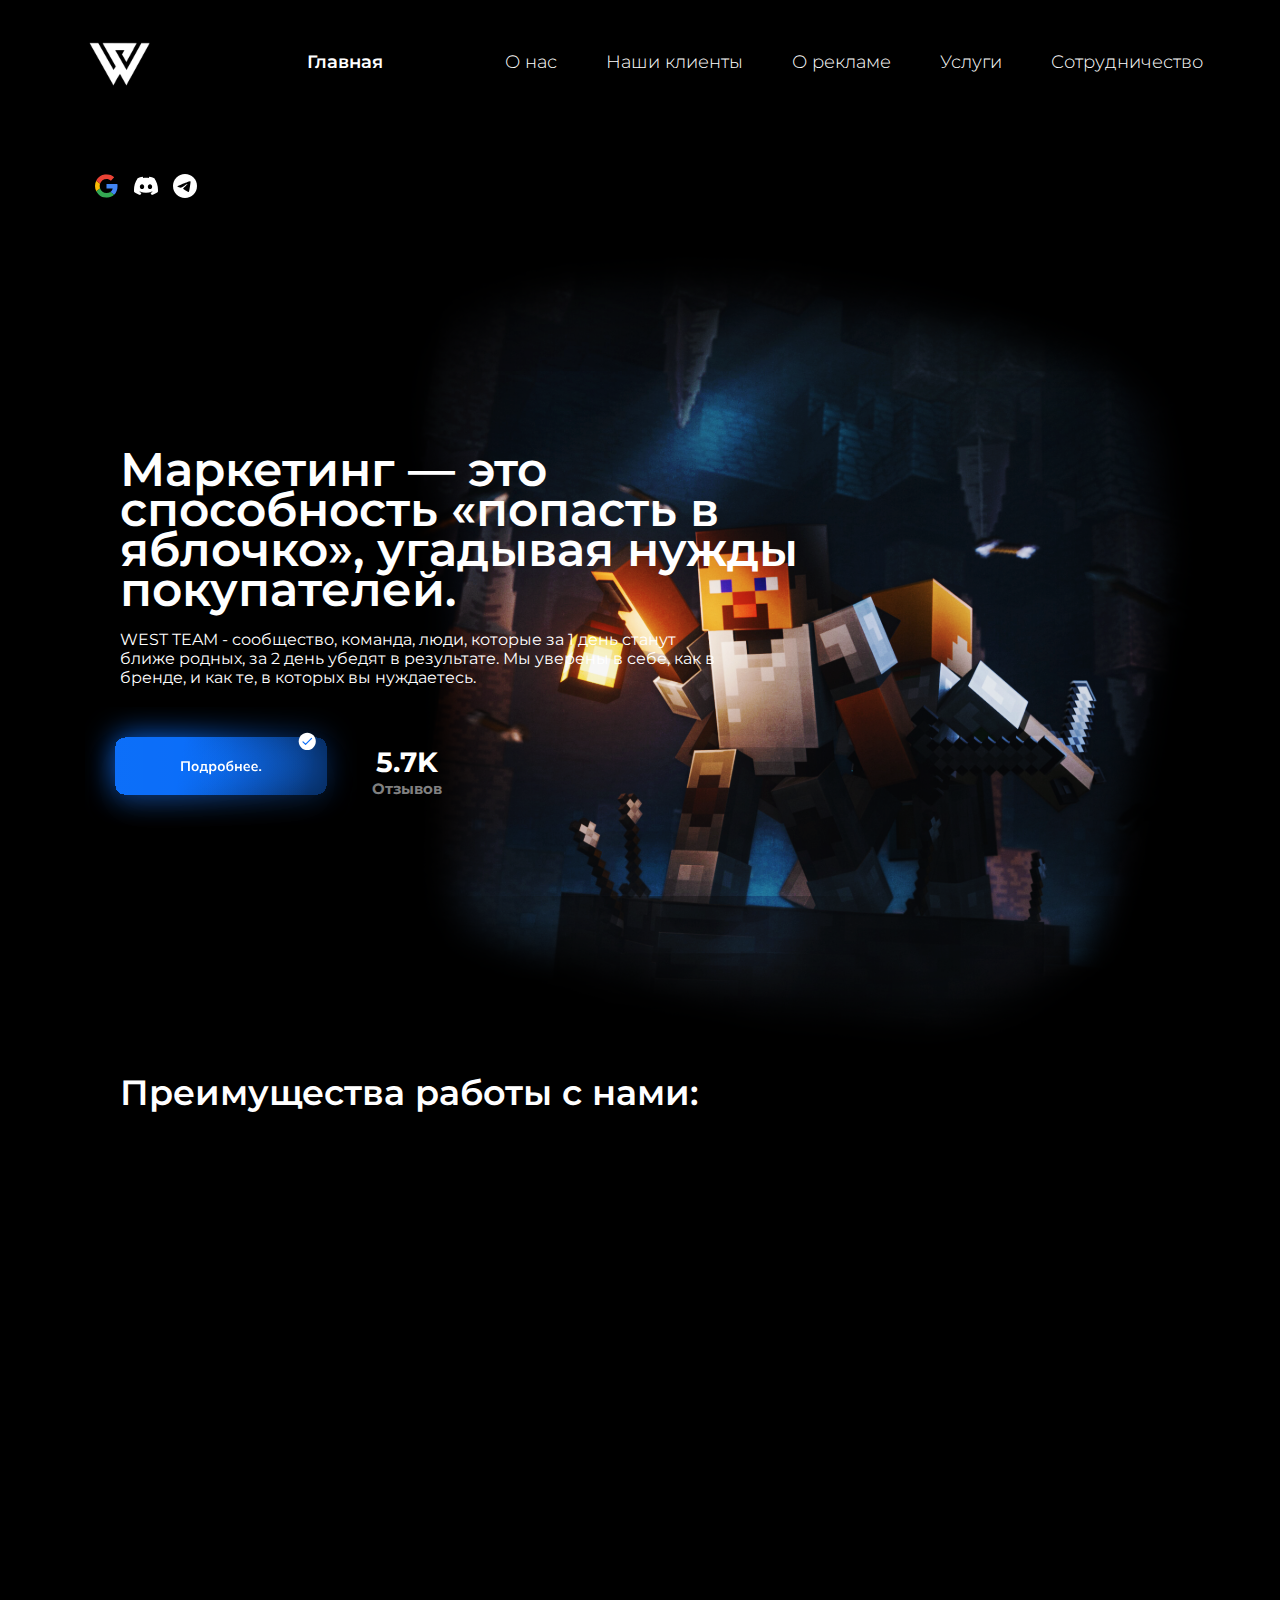
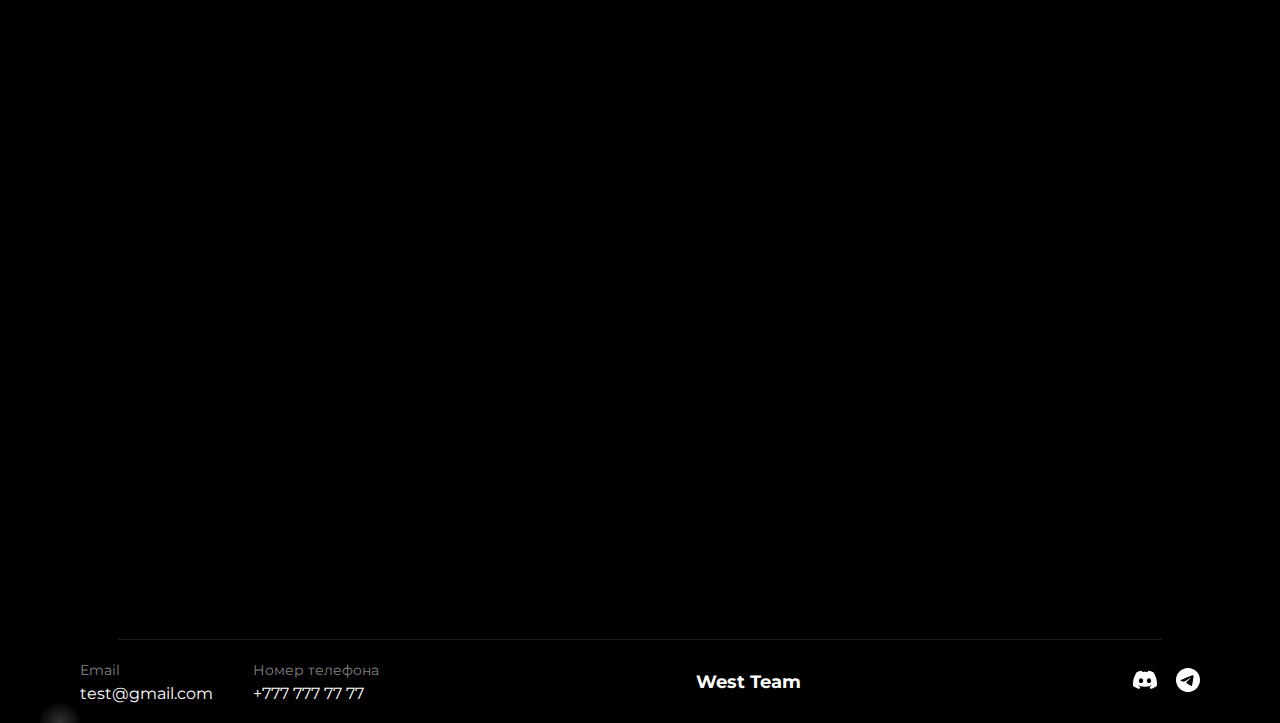
<file: index.html>
<!DOCTYPE html>
<html lang="ru">

<head>
    <meta charset="UTF-8">
    <meta name="viewport" content="width=device-width, initial-scale=1.0">
    <title>WEST TEAM — лучшее</title>
    <link rel="stylesheet" href="styles.css">
    <link rel="icon" href="svj/fav.svg">
    <link rel="preconnect" href="https://fonts.googleapis.com">
    <link rel="preconnect" href="https://fonts.gstatic.com/" crossorigin>
    <link href="https://fonts.googleapis.com/css2?family=Inter:ital,opsz,wght@0,14..32,100..900;1,14..32,100..900&family=Montserrat:ital,wght@0,100..900;1,100..900&family=Poppins:ital,wght@0,100;0,200;0,300;0,400;0,500;0,600;0,700;0,800;0,900;1,100;1,200;1,300;1,400;1,500;1,600;1,700;1,800;1,900&display=swap" rel="stylesheet">
    <meta name="viewport" content="width=device-width, initial-scale=1.0">
</head>

<header>
    <div class="header-inner">
        <div class="logo">
            <img src="svj/logotype.svg" alt="WEST TEAM Logo">
        </div>

        <input type="checkbox" id="burger-toggle">
        <label for="burger-toggle" class="burger">&#9776;</label>

        <nav>
            <a class="main" href="index.html">Главная</a>
            <a class="about" href="about.html">О нас</a>
            <a class="clients" href="clients.html">Наши клиенты</a>
            <a class="ad" href="ad.html">О рекламе</a>
            <a class="recom" href="service.html">Услуги</a>
            <a class="sotrud" href="command.html">Сотрудничество</a>
        </nav>

        <div class="icons">
            <img class="google" src="svj/google.svg" alt="google">
            <img class="discord" src="svj/discord.svg" alt="discord">
            <img class="telegram" src="svj/telegram.svg" alt="telegram">
        </div>
    </div>
</header>
    

<section class="hero">
    <div class="hero-text">
        <h1>Маркетинг — это способность «попасть в яблочко», угадывая нужды покупателей.</h1>
        <p>WEST TEAM - сообщество, команда, люди, которые за 1 день станут ближе родных, за 2 день убедят в результате. Мы уверены в себе, как в бренде, и как те, в которых вы нуждаетесь.</p>
        <div class="hero-buttons">
            <img class="press-icon" src="svj/press.svg" alt="Подробнее">
            <div class="reviews-counter">
                <span id="counter" class="counter">12.3К</span>
                <span class="reviews-text">Отзывов</span>
            </div>
        </div>
    </div>
</section>
<h2 class="prem">Преимущества работы с нами:</h2>

<section class="benefits">
    <div class="benefit-item" data-number="1">
        <h3>Контроль</h3>
        <p>Мониторинг динамики и выполнение задач с помощью Google таблиц в любое время</p>
    </div>
    <div class="benefit-item" data-number="2">
        <h3>Гибкость</h3>
        <p>Использование ручных и автоматических инструментов для достижения результата наравне с оперативностью изменений.</p>
    </div>
    <div class="benefit-item" data-number="3">
        <h3>Честность</h3>
        <p>Прозрачная система работы над проектом. Продвижение исключительно белыми методами.</p>
    </div>
    <div class="benefit-item" data-number="4">
        <h3>Отчетность</h3>
        <p>Продвижение исключительно белыми методами</p>
    </div>
    <div class="benefit-item" data-number="5">
        <h3>Масштабирование</h3>
        <p>Поиск и рекомендация других инструментов интернет маркетинга для развития проекта</p>
    </div>
    <div class="benefit-item" data-number="6">
        <h3>Коммуникация</h3>
        <p>Персональный куратор проекта для оперативной коммуникации и быстрого решения задач. Улучшение ваших игровых проектов с помощью технической помощи либо дизайнерских улучшений.</p>
    </div>
</section>

<section class="success-section">
    <h2>Ваш успех — наша приоритетная цель.</h2>
    <p>Что говорят наши клиенты? 🔥</p>
    <img src="svj/group.svg" alt="Отзывы клиентов">
</section>

<footer class="footer">
    <hr class="hr1">
    <div class="footer-container">
        <div class="footer-info">
            <div class="footer-item">
                <span>Email</span>
                <p>test@gmail.com</p>
            </div>
            <div class="footer-item">
                <span>Номер телефона</span>
                <p>+777 777 77 77</p>
            </div>
        </div>
        <div class="footer-center">
            <h3>West Team</h3>
        </div>
        <div class="footer-icons">
            <a href="#"><img src="svj/discord.svg" alt="Discord"></a>
            <a href="#"><img src="svj/telegram.svg" alt="Telegram"></a>
        </div>
    </div>
</footer>


</body>
<script src="script.js"></script>
</html>
</file>
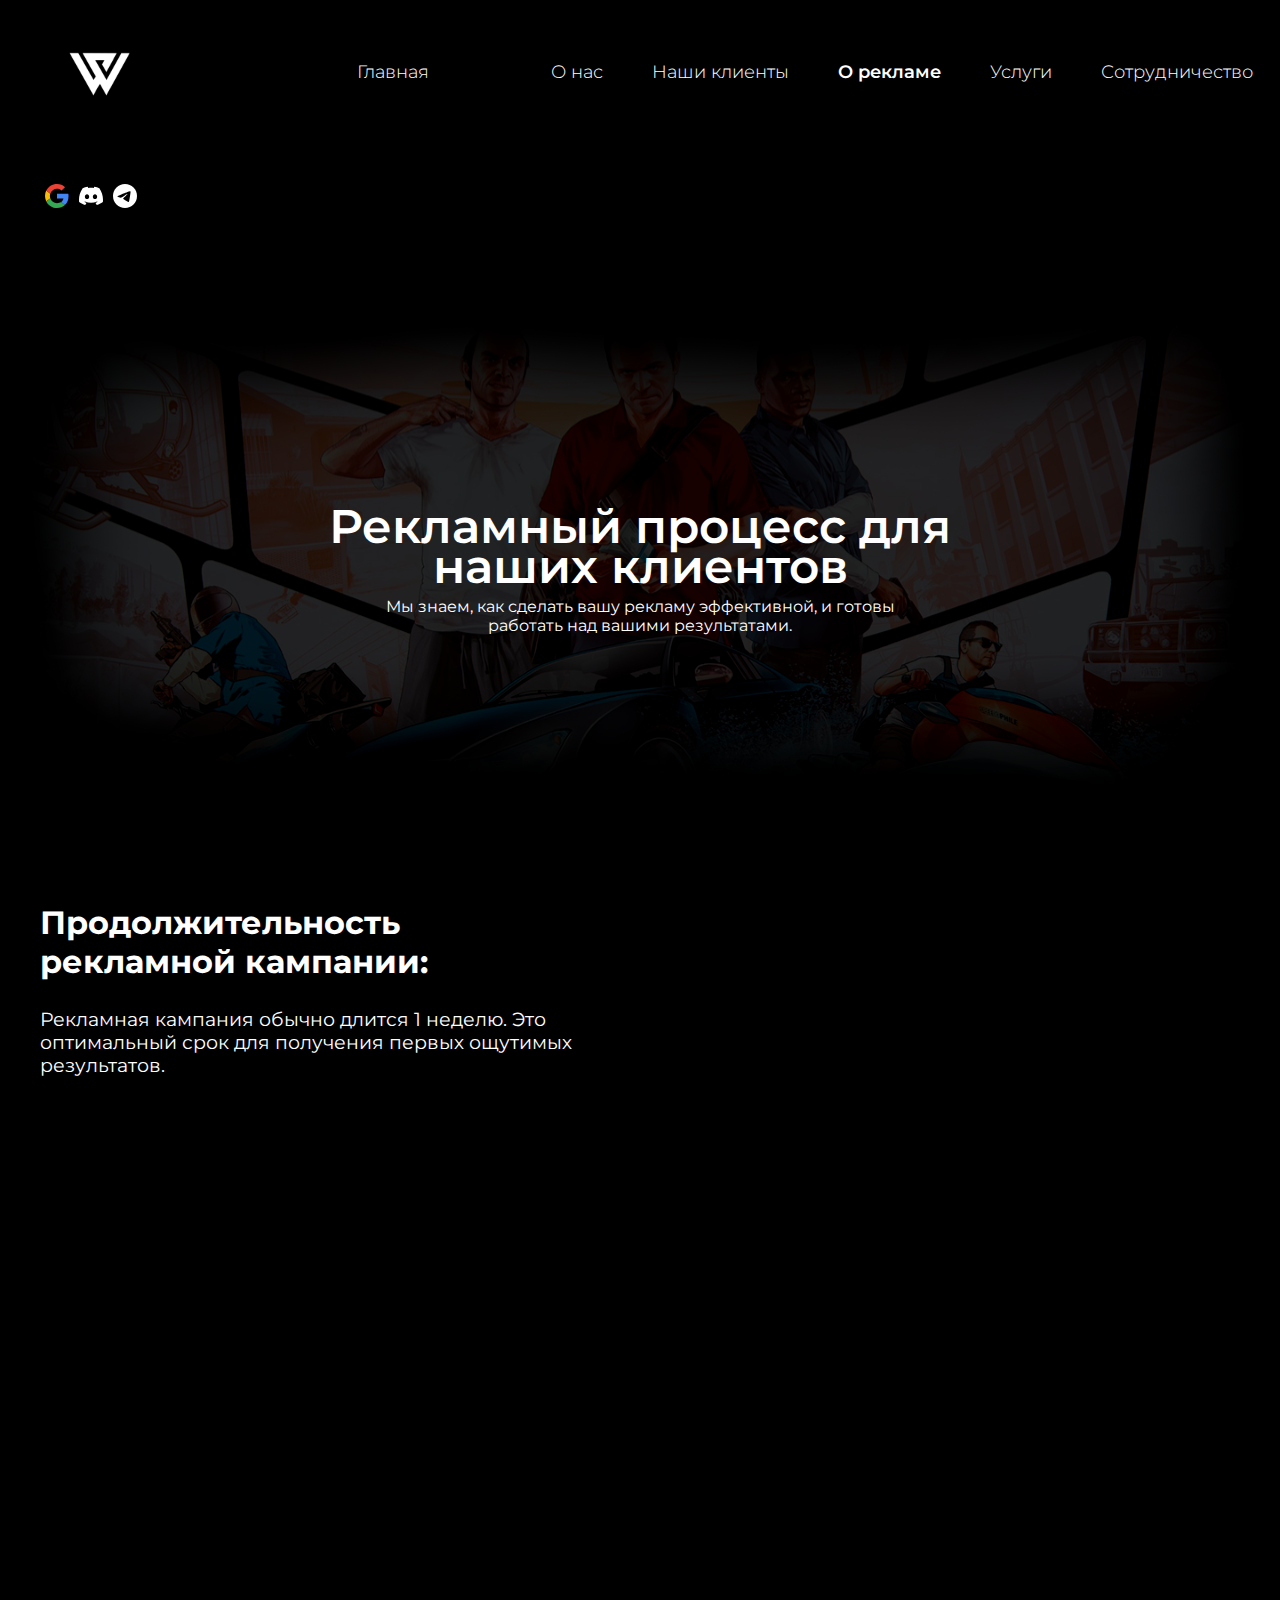
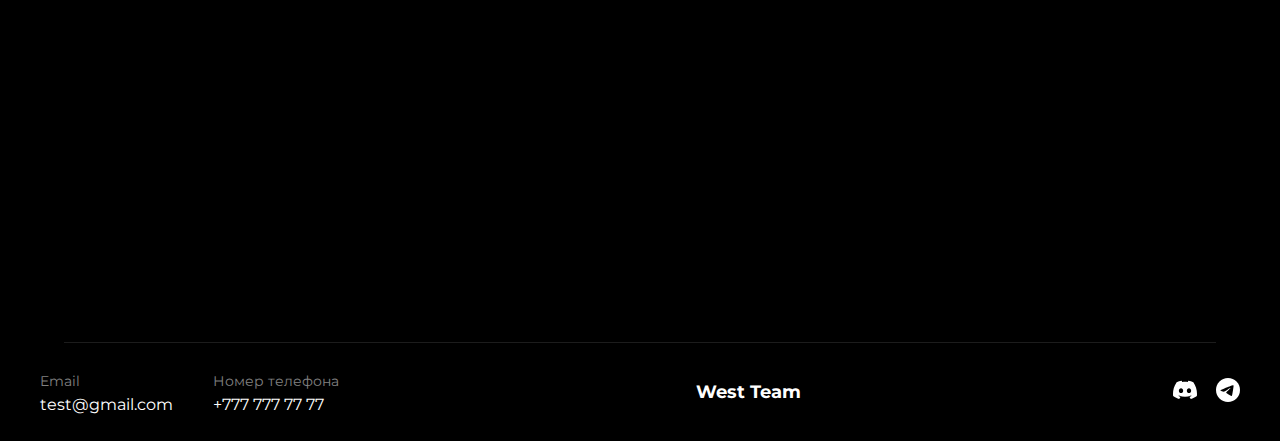
<file: ad.html>
<!DOCTYPE html>
<html lang="ru">
<head>
    <meta charset="UTF-8">
    <meta name="viewport" content="width=device-width, initial-scale=1.0">
    <title>Рекламный процесс</title>
    <link rel="stylesheet" href="style_ad.css">
    <link rel="preconnect" href="https://fonts.googleapis.com">
    <link rel="preconnect" href="https://fonts.gstatic.com/" crossorigin>
    <link href="https://fonts.googleapis.com/css2?family=Inter:ital,opsz,wght@0,14..32,100..900;1,14..32,100..900&family=Montserrat:ital,wght@0,100..900;1,100..900&family=Poppins:ital,wght@0,100;0,200;0,300;0,400;0,500;0,600;0,700;0,800;0,900;1,100;1,200;1,300;1,400;1,500;1,600;1,700;1,800;1,900&display=swap" rel="stylesheet">
    <meta name="viewport" content="width=device-width, initial-scale=1.0">
    <meta name="apple-mobile-web-app-capable" content="yes">
    <meta name="apple-mobile-web-app-status-bar-style" content="black">
</head>
<body>

<header>


    
    <div class="header-inner">
        <div class="logo">
            <img src="svj/logotype.svg" alt="WEST TEAM Logo">
        </div>

        <input type="checkbox" id="burger-toggle">
        <label for="burger-toggle" class="burger">&#9776;</label>

        <nav>
            <a class="main" href="index.html">Главная</a>
            <a class="about" href="about.html">О нас</a>
            <a class="clients" href="clients.html">Наши клиенты</a>
            <a class="ad" href="ad.html">О рекламе</a>
            <a class="recom" href="service.html">Услуги</a>
            <a class="sotrud" href="command.html">Сотрудничество</a>
        </nav>

        <div class="icons">
            <img class="google" src="svj/google.svg" alt="google">
            <img class="discord" src="svj/discord.svg" alt="discord">
            <img class="telegram" src="svj/telegram.svg" alt="telegram">
        </div>
    </div>
</header>



    <header class="hero">
        <div class="overlay">
            <h1>Рекламный процесс для наших клиентов</h1>
            <p>Мы знаем, как сделать вашу рекламу эффективной, и готовы работать над вашими результатами.</p>
        </div>
    </header>

    <section class="content">
        <h2>Продолжительность рекламной кампании:</h2>
        <p>Рекламная кампания обычно длится 1 неделю. Это оптимальный срок для получения первых ощутимых результатов.</p>
    </section>

    <section class="process">
        <img src="svj/bg_process.svg" alt="Рекламная иллюстрация"> 
        <div>
            <h2>Каким образом проходит процесс рекламы?</h2>
            <img src="svj/process_svg.svg" alt="">
        </div>
    </section>

    <section class="why">
        <h2>Почему это работает?</h2>
        <p>Мы уже знаем, как добиться успеха. Наши стримеры и контент-мейкеры имеют огромный опыт работы с игровыми проектами, 
        а наша рекламная система протестирована и усовершенствована, к тому же непрерывно изменяется. 
        Мы полностью проводим кампанию, анализ и исправляем слабые места, чтобы максимизировать результат.</p>
    </section>




    <footer class="footer">
        <hr class="hr1">
        <div class="footer-container">
            <div class="footer-info">
                <div class="footer-item">
                    <span>Email</span>
                    <p>test@gmail.com</p>
                </div>
                <div class="footer-item">
                    <span>Номер телефона</span>
                    <p>+777 777 77 77</p>
                </div>
            </div>
            <div class="footer-center">
                <h3>West Team</h3>
            </div>
            <div class="footer-icons">
                <a href="#"><img src="svj/discord.svg" alt="Discord"></a>
                <a href="#"><img src="svj/telegram.svg" alt="Telegram"></a>
            </div>
        </div>
    </footer>
    

    <script src="script2.js"></script>
</body>
</html>
</file>
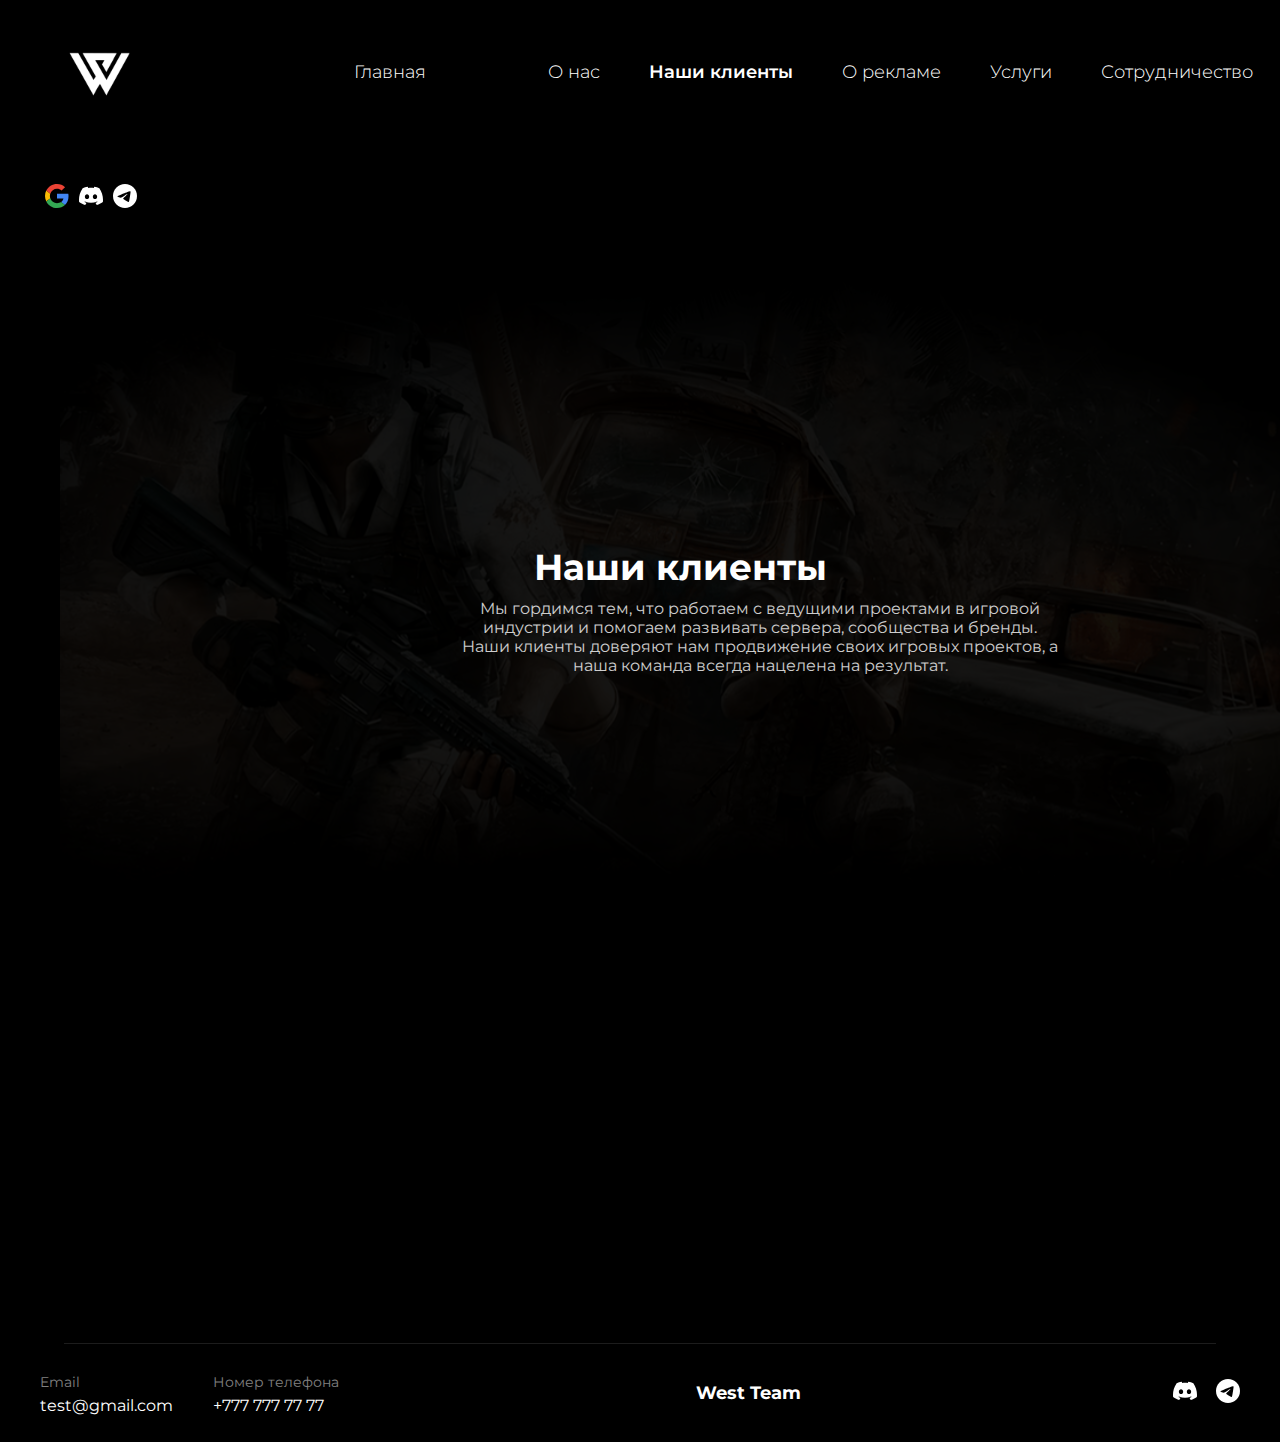
<file: clients.html>
<!DOCTYPE html>
<html lang="ru">
<head>
    <meta charset="UTF-8">
    <meta name="viewport" content="width=device-width, initial-scale=1.0">
    <title>West Team</title>
    <link rel="stylesheet" href="style_clients.css">
    <link rel="preconnect" href="https://fonts.googleapis.com">
    <link rel="preconnect" href="https://fonts.gstatic.com/" crossorigin>
    <link href="https://fonts.googleapis.com/css2?family=Inter:ital,opsz,wght@0,14..32,100..900;1,14..32,100..900&family=Montserrat:ital,wght@0,100..900;1,100..900&family=Poppins:ital,wght@0,100;0,200;0,300;0,400;0,500;0,600;0,700;0,800;0,900;1,100;1,200;1,300;1,400;1,500;1,600;1,700;1,800;1,900&display=swap" rel="stylesheet">
    <meta name="viewport" content="width=device-width, initial-scale=1.0">
    <style>
        body {
            overflow-x: hidden;
        }
    </style>
</head>
<body>
    <header>


    
        <div class="header-inner">
            <div class="logo">
                <img src="svj/logotype.svg" alt="WEST TEAM Logo">
            </div>
    
            <input type="checkbox" id="burger-toggle">
            <label for="burger-toggle" class="burger">&#9776;</label>
    
            <nav>
                <a class="main" href="index.html">Главная</a>
                <a class="about" href="about.html">О нас</a>
                <a class="clients" href="clients.html">Наши клиенты</a>
                <a class="ad" href="ad.html">О рекламе</a>
                <a class="recom" href="service.html">Услуги</a>
                <a class="sotrud" href="command.html">Сотрудничество</a>
            </nav>
    
            <div class="icons">
                <img class="google" src="svj/google.svg" alt="google">
                <img class="discord" src="svj/discord.svg" alt="discord">
                <img class="telegram" src="svj/telegram.svg" alt="telegram">
            </div>
        </div>
    </header>
    <div class="header-background">
        <h1>Наши клиенты</h1>
        <p class="description">
            Мы гордимся тем, что работаем с ведущими проектами в игровой индустрии и помогаем развивать сервера, сообщества и бренды. Наши клиенты доверяют нам продвижение своих игровых проектов, а наша команда всегда нацелена на результат.
        </p>
    </div>
    <div class="clients-section reveal">
        <h2>Среди наших клиентов:</h2>
        <div class="clients1">
            <div class="client">
                <h3>Minecraft серверы</h3>
                <p>Которым мы помогли привлечь активную аудиторию и увеличить популярность.</p>
            </div>
            <div class="client">
                <h3>Геймерские сообщества и группы</h3>
                <p>Группы в социальных сетях, которые мы поддерживаем и развиваем.</p>
            </div>
            <div class="client">
                <h3>Стримеры и контент-мейкеры</h3>
                <p>С которыми мы работаем для продвижения на популярных платформах.</p>
            </div>
        </div>
    </div> 
    
    <footer class="footer hidden ">
        <hr class="hr1">
        <div class="footer-container">
            <div class="footer-info">
                <div class="footer-item">
                    <span>Email</span>
                    <p>test@gmail.com</p>
                </div>
                <div class="footer-item">
                    <span>Номер телефона</span>
                    <p>+777 777 77 77</p>
                </div>
            </div>
            <div class="footer-center">
                <h3>West Team</h3>
            </div>
            <div class="footer-icons">
                <a href="#"><img src="svj/discord.svg" alt="Discord"></a>
                <a href="#"><img src="svj/telegram.svg" alt="Telegram"></a>
            </div>
        </div>
    </footer>
    
    <script src="script4.js"></script>
</body>
</html>
</file>
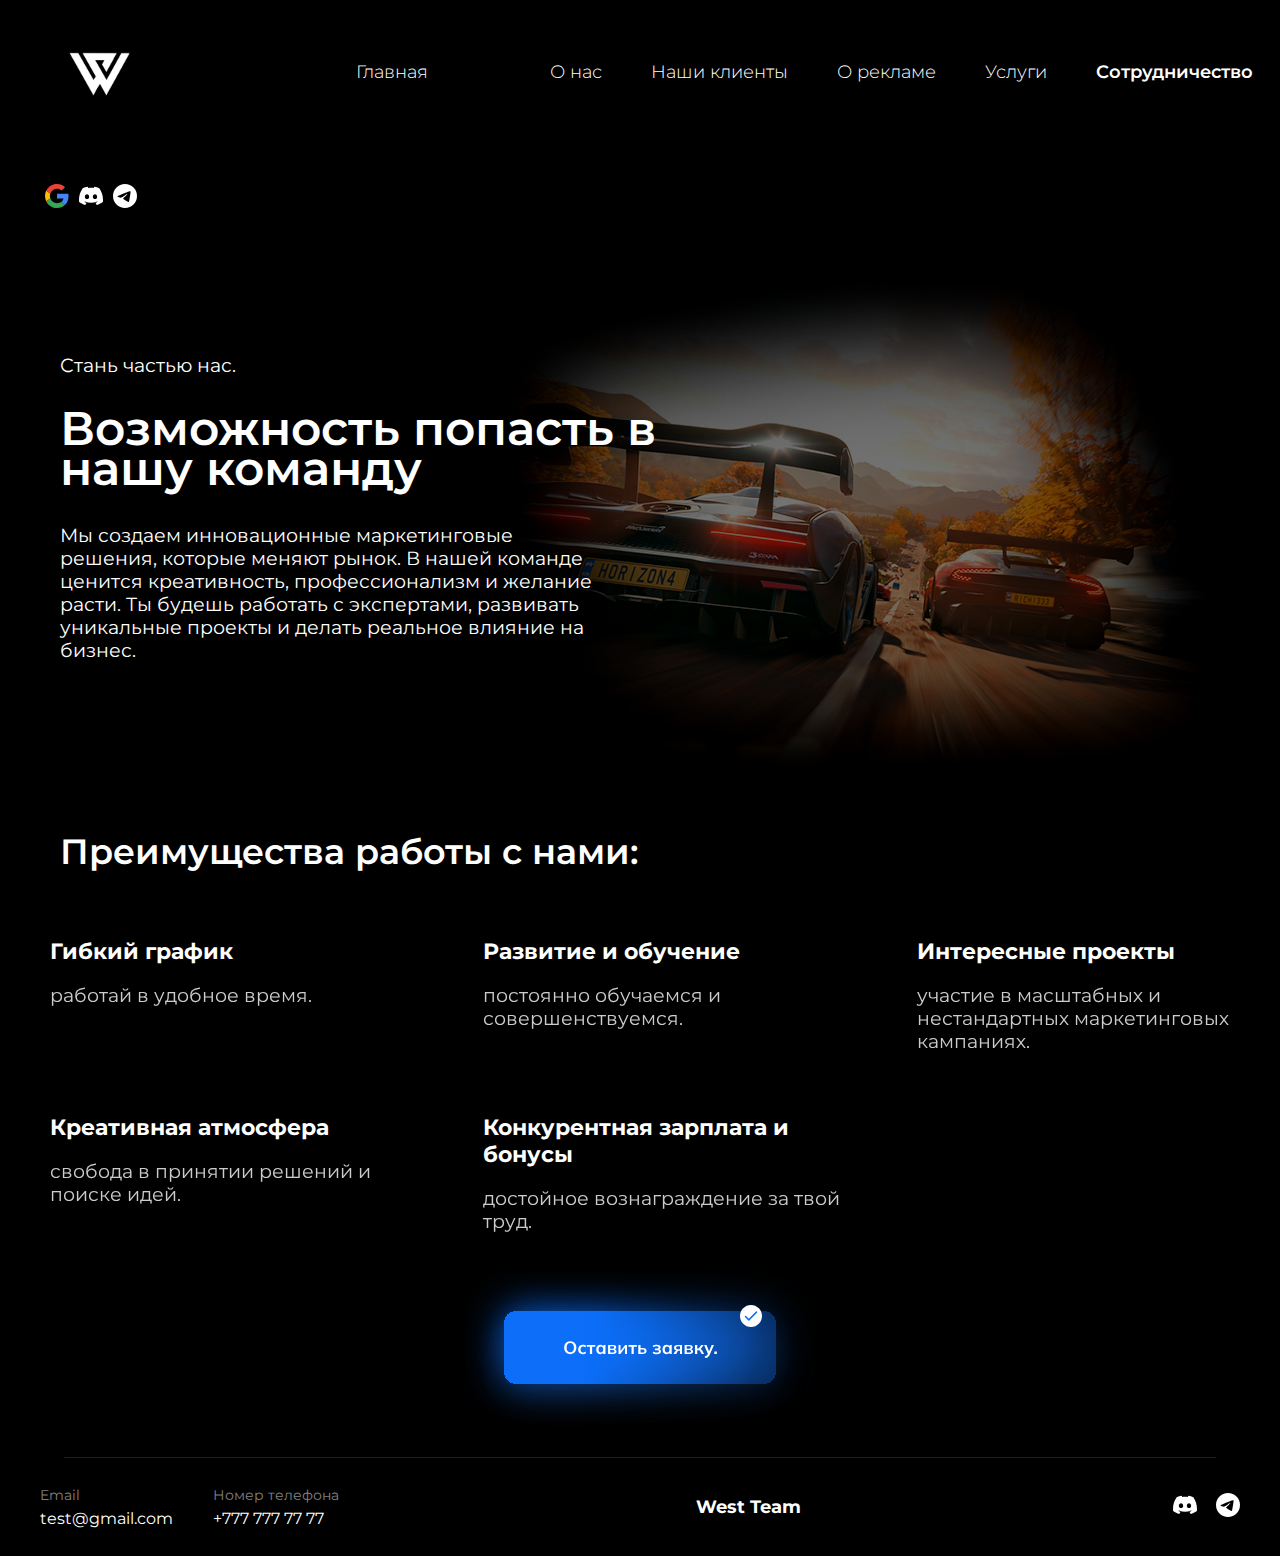
<file: command.html>
<!DOCTYPE html>
<html lang="en">
<head>
    <meta charset="UTF-8">
    <meta name="viewport" content="width=device-width, initial-scale=1.0">
    <title>Document</title>
    <link rel="stylesheet" href="command.css">
    <link rel="preconnect" href="https://fonts.googleapis.com">
    <link rel="preconnect" href="https://fonts.gstatic.com/" crossorigin>
    <link href="https://fonts.googleapis.com/css2?family=Inter:ital,opsz,wght@0,14..32,100..900;1,14..32,100..900&family=Montserrat:ital,wght@0,100..900;1,100..900&family=Poppins:ital,wght@0,100;0,200;0,300;0,400;0,500;0,600;0,700;0,800;0,900;1,100;1,200;1,300;1,400;1,500;1,600;1,700;1,800;1,900&display=swap" rel="stylesheet">
    <meta name="viewport" content="width=device-width, initial-scale=1.0">
    <meta name="apple-mobile-web-app-capable" content="yes">
    <meta name="apple-mobile-web-app-status-bar-style" content="black">
</head>
<body>

<header>
    <div class="header-inner">
        <div class="logo">
            <img src="svj/logotype.svg" alt="WEST TEAM Logo">
        </div>

        <input type="checkbox" id="burger-toggle">
        <label for="burger-toggle" class="burger">&#9776;</label>

        <nav>
            <a class="main" href="index.html">Главная</a>
            <a class="about" href="about.html">О нас</a>
            <a class="clients" href="clients.html">Наши клиенты</a>
            <a class="ad" href="ad.html">О рекламе</a>
            <a class="recom" href="service.html">Услуги</a>
            <a class="sotrud" href="command.html">Сотрудничество</a>
        </nav>

        <div class="icons">
            <img class="google" src="svj/google.svg" alt="google">
            <img class="discord" src="svj/discord.svg" alt="discord">
            <img class="telegram" src="svj/telegram.svg" alt="telegram">
        </div>
    </div>
</header>

<section class="hero">
    <div class="hero-text">
        <p1>Стань частью нас. </p1>
        <h1>Возможность попасть в нашу команду</h1>
        <p>Мы создаем инновационные маркетинговые решения, которые меняют рынок. В нашей команде ценится креативность, профессионализм и желание расти. Ты будешь работать с экспертами, развивать уникальные проекты и делать реальное влияние на бизнес.</p>
        </div>
    </div>
</section>

<h2 class="prem">Преимущества работы с нами:</h2>

<section class="benefits">
    <div class="benefit-item">
        <h3>Гибкий график</h3>
        <p>работай в удобное время.</p>
    </div>
    <div class="benefit-item">
        <h3>Развитие и обучение</h3>
        <p>постоянно обучаемся и совершенствуемся.</p>
    </div>
    <div class="benefit-item">
        <h3>Интересные проекты</h3>
        <p>участие в масштабных и нестандартных маркетинговых кампаниях.</p>
    </div>
    <div class="benefit-item">
        <h3>Креативная атмосфера</h3>
        <p>свобода в принятии решений и поиске идей.</p>
    </div>
    <div class="benefit-item">
        <h3>Конкурентная зарплата и бонусы</h3>
        <p>достойное вознаграждение за твой труд.</p>
    </div>

</section>
<div class="hero-buttons">
    <img class="press-icon" src="svj/button.svg" alt="Подробнее">
    </div>
<footer class="footer">
    <hr class="hr1">
    <div class="footer-container">
        <div class="footer-info">
            <div class="footer-item">
                <span>Email</span>
                <p>test@gmail.com</p>
            </div>
            <div class="footer-item">
                <span>Номер телефона</span>
                <p>+777 777 77 77</p>
            </div>
        </div>
        <div class="footer-center">
            <h3>West Team</h3>
        </div>
        <div class="footer-icons">
            <a href="#"><img src="svj/discord.svg" alt="Discord"></a>
            <a href="#"><img src="svj/telegram.svg" alt="Telegram"></a>
        </div>
    </div>
</footer>

</body>
</html>
</file>
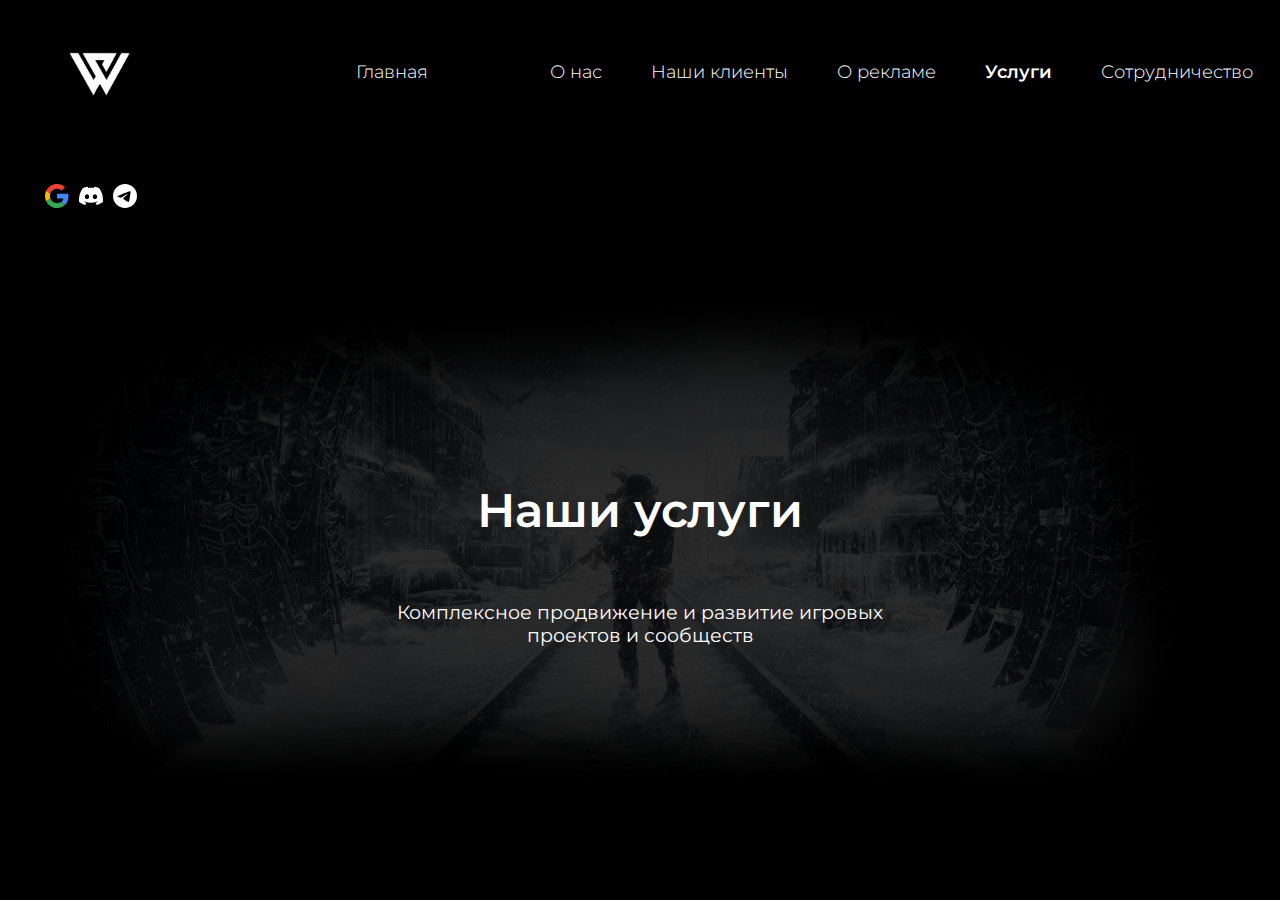
<file: service.html>
<!DOCTYPE html>
<html lang="en">
<head>
    <meta charset="UTF-8">
    <meta name="viewport" content="width=device-width, initial-scale=1.0">
    <title>Document</title>
    <link rel="stylesheet" href="style_service.css">
    <link rel="preconnect" href="https://fonts.googleapis.com">
    <link rel="preconnect" href="https://fonts.gstatic.com/" crossorigin>
    <link href="https://fonts.googleapis.com/css2?family=Inter:ital,opsz,wght@0,14..32,100..900;1,14..32,100..900&family=Montserrat:ital,wght@0,100..900;1,100..900&family=Poppins:ital,wght@0,100;0,200;0,300;0,400;0,500;0,600;0,700;0,800;0,900;1,100;1,200;1,300;1,400;1,500;1,600;1,700;1,800;1,900&display=swap" rel="stylesheet">
</head>
<body>
    <header>
        <div class="header-inner">
            <div class="logo">
                <img src="svj/logotype.svg" alt="WEST TEAM Logo">
            </div>
    
            <input type="checkbox" id="burger-toggle">
            <label for="burger-toggle" class="burger">&#9776;</label>
    
            <nav>
                <a class="main" href="index.html">Главная</a>
                <a class="about" href="about.html">О нас</a>
                <a class="clients" href="clients.html">Наши клиенты</a>
                <a class="ad" href="ad.html">О рекламе</a>
                <a class="recom" href="service.html">Услуги</a>
                <a class="sotrud" href="command.html">Сотрудничество</a>
            </nav>
    
            <div class="icons">
                <img class="google" src="svj/google.svg" alt="google">
                <img class="discord" src="svj/discord.svg" alt="discord">
                <img class="telegram" src="svj/telegram.svg" alt="telegram">
            </div>
        </div>
    </header>
    <header class="hero">
        <div class="overlay">
            <h1>Наши услуги</h1>
            <p>Комплексное продвижение и развитие игровых проектов и сообществ</p>
        </div>
    </header>
</body>
</html>
</file>
<file: styles.css>
* {
    box-sizing: border-box;
    margin: 0;
    padding: 0;
    user-select: none;

}

body {
    max-width: 1440px;
    margin: 0 auto;
    padding: 0 60px;
    background: #000000;
    color: white;
}

.counter {
    font-weight: bold;
    font-size: 24px;
    transition: all 0.5s ease-in-out;
}

.cursor-light {
    position: fixed; /* Фиксируем относительно окна браузера */
    width: 40px;
    height: 40px;
    background: radial-gradient(circle, rgba(255, 255, 255, 0.2) 0%, rgba(255, 255, 255, 0) 80%);
    border-radius: 50%;
    pointer-events: none;
    transform: translate(-50%, -50%);
    z-index: 1000;
    transition: transform 0.05s linear, opacity 0.2s ease-in-out;
}
.footer {
    background: black;
    color: white;
    padding: 20px 0;
    text-align: center;
    font-family: Montserrat;
}

.hr1 {
    border: none;
    height: 1px;
    background: #1C1C1C;
    width: 90%;
    margin: 0 auto 20px;

}


@keyframes slightPulse {
    0% {
        transform: scale(1);
    }
    50% {
        transform: scale(1.01);
    }
    100% {
        transform: scale(1);
    }
}

.benefit-item {
    animation: slightPulse 2s infinite ease-in-out;
}


.footer-container {
    display: flex;
    justify-content: space-between;
    align-items: center;
    max-width: 1200px;
    margin: 0 auto;
    padding: 0 20px;
    text-align: left;
}

.footer-info {
    display: flex;
    gap: 40px;
    align-items: left;
}

.footer-item span {
    font-size: 14px;
    color: gray;

}

.footer-item p {
    margin: 5px 0 0;
    font-size: 16px;
}


.footer-center h3 {
    font-size: 18px;
    font-weight: bold;
    font-family: Montserrat;
    display: flex;
    justify-content: center;
    align-items: center;
    text-align: center;
    width: 100%;
    margin-right: 30px;
}

.footer-icons a img {
    width: 24px;
    height: 24px;
    margin-left: 15px;
}



header {
    width: 100%;
    position: relative;
}

.header-inner {
    display: flex;
    justify-content: space-between;
    align-items: center;
    flex-wrap: wrap;
    gap: 15px;
    position: relative;
}



.logo img {
    width: 120px;
    height: auto;
}

.google {
    display: flex;
    width: 32px;
    height: 32px;
    padding-right: 0.64px;
    justify-content: center;
    align-items: center;
    flex-shrink: 0;
    margin-right: 5px;
}

.discord {
    width: 32px;
    height: 32px;
    flex-shrink: 0;
    margin-right: 5px;
}

.telegram {
    width: 32px;
    height: 32px;
    flex-shrink: 0;
    margin-right: 5px;
}


nav {
    display: flex;
    gap: 15px;
    flex-wrap: wrap;
}

nav a {
    color: white;
    text-decoration: none;
    font-family: Montserrat;
    font-size: 18px;
    font-weight: 300;
    margin: 17px;
}

nav a.main {
    font-weight: 600;
    margin-right: 90px;
}



.icons {
    display: flex;
    gap: 10px;
    margin: 35px;
}

.icons img {
    width: 24px;
    height: 24px;
    cursor: pointer;
    transition: 0.3s;
}

.icons img:hover {
    opacity: 0.7;
}

nav a:hover {
    opacity: 0.7;
    transition: 0.3s;
}


.burger {
    display: none;
    cursor: pointer;
    font-size: 30px;
    user-select: none;
}

#burger-toggle {
    display: none;
}


.button-container {
    display: flex;
    flex-direction: column;
    align-items: flex-start; 
    gap: 5px;
}

.button {
    padding: 12px 24px;
    background: linear-gradient(90deg, #2563eb, #1e40af);
    border: none;
    border-radius: 10px;
    font-size: 16px;
    cursor: pointer;
    color: white;
    font-weight: 500;
}

.icon {
    width: 100px;
    height: 100px;
}

.button:hover {
    background: linear-gradient(90deg, #1e4dc4, #162d77);
}

.press-icon {
    width: 272px;
    height: auto;
    cursor: pointer;
    margin-left: 25px;
    animation: pulse 2s infinite ease-in-out;
}

@keyframes pulse {
    0% {
        transform: scale(1);
    }
    50% {
        transform: scale(1.05);
    }
    100% {
        transform: scale(1);
    }
}

.benefits {
    display: grid;
    grid-template-columns: repeat(3, 1fr); 
    gap: 20px;
    padding: 40px 0px;
    text-align: left;
    max-width: 1200px;
    margin: 0 auto;
    font-family: Montserrat;
    opacity: 0;
    transform: translateY(50px);
    transition: opacity 0.8s ease-out, transform 0.8s ease-out;
}

.benefits.visible {
    opacity: 1;
    transform: translateY(0);
}


.reviews {
    font-family: Montserrat;
    font-size: 35px;
    font-style: normal;
    font-weight: 600;
    line-height: 85.02%;
    margin-left: 40px;
}

.reviews h2 {
    font-size: 35px;
    font-family: Montserrat;
    font-size: 35px;
    font-style: normal;
    font-weight: 600;
    line-height: 85.02%;
}

.reviews p {
    font-size: 18px;
    margin-top: 15px;
    margin-bottom: 20px;
}

.slider {
    display: flex;
    align-items: center;
    justify-content: center;
    gap: 15px;
}

.review-container {
    display: flex;
    gap: 20px;
    overflow: hidden;
    width: 80%;
}

.review-card {
    background: #111;
    padding: 20px;
    border-radius: 20px;
    width: 300px;
    text-align: center;
    transition: transform 0.5s;
}

.avatar {
    width: 80px;
    height: 80px;
    border-radius: 50%;
}

.stars {
    color: gold;
    font-size: 20px;
}

.prev-btn, .next-btn {
    background: #fff;
    color: black;
    border: none;
    padding: 10px 15px;
    border-radius: 50%;
    cursor: pointer;
    font-size: 20px;
}

.prev-btn:hover, .next-btn:hover {
    background: #ddd;
}


.prem {
    font-family: Montserrat;
    font-size: 35px;
    font-style: normal;
    font-weight: 600;
    line-height: 85.02%;
    margin-left: 60px;
}

.benefit-item {
    margin-top: 60px;
    padding: 20px;
    border-radius: 0px;
    position: relative;
    overflow: hidden;
    background: none;
    overflow: visible;
}

.benefit-item::before {
    content: "";
    position: absolute;
    top: -50px;
    left: -35px; 
    width: 150px;
    height: 150px;
    box-shadow: none;
    z-index: -1;
    height: 200px;
    background: url('svj/first.svg') no-repeat center;
    background-size: contain;
}


.benefit-item[data-number="1"]::before {
    background-image: url('svj/first.svg');
}

.benefit-item[data-number="2"]::before {
    background-image: url('svj/two.svg');
}

.benefit-item[data-number="3"]::before {
    background-image: url('svj/three.svg');
}

.benefit-item[data-number="4"]::before {
    background-image: url('svj/four.svg');
}

.benefit-item[data-number="5"]::before {
    background-image: url('svj/five.svg');
}

.benefit-item[data-number="6"]::before {
    background-image: url('svj/six.svg');
}

.benefit-item h3 {
    font-size: 20px;
    margin-bottom: 10px;
    padding-left: 50px; 
}

.benefit-item p {
    font-size: 14px;
    opacity: 0.8;
    padding-left: 50px;
}

@media (max-width: 768px) {
    .benefits {
        display: flex;
        flex-direction: column;
        align-items: center;
        text-align: center;
    }

    .benefit-item {
        max-width: 90%;
    }

    .benefit-item::before {
        left: 50%;
        transform: translateX(-50%);
    }
}






.hero {
    display: flex;
    align-items: center;
    justify-content: space-between;
    padding: 0;
    max-width: 100%;
    margin: 0;
    background-image: url('svj/backg.svg');
    background-size: contain;
    background-position: right center;
    background-repeat: no-repeat;
    width: 100vw;
    height: 870px; 
    margin-right: 45px;
    margin-top: -25px;

}


.hero h1 {
    font-size: 32px;
    font-weight: bold;
    margin-bottom: 20px;
    max-width: 63%;
    flex: 1;
    margin-left: 60px;
    font-size: 47px;
    font-style: normal;
    font-weight: 600;
    line-height: 85%;
    font-family: Montserrat;
}

.hero p {
    font-size: 16px;
    max-width: 600px;
    margin-bottom: 20px;
    word-wrap: break-word;
    margin-right: 30px;
    color: #FFF;
    font-style: normal;
    font-weight: 400;
    line-height: normal;
    margin-left: 60px;
    font-family: Montserrat;
}

.success-section {
    text-align: left;
    color: white;
    margin: 50px 0;
    padding-left: 60px;
    font-family: Montserrat;
    opacity: 0;
    transform: translateY(50px);
    transition: opacity 0.8s ease-out, transform 0.8s ease-out;
}

.success-section.visible {
    opacity: 1;
    transform: translateY(0);
}

.success-section h2 {
    font-size: 35px;
    font-weight: 700;
    margin-bottom: 15px;
}

.success-section p {
    font-size: 20px;
    margin-bottom: 25px;
}

.success-section img {
    width: 110%;
    max-width: 1100px;
    display: block;
    margin-left: 0;
}

.button {
    padding: 12px 24px;
    background: #2563eb;
    border: none;
    border-radius: 10px;
    font-size: 16px;
    cursor: pointer;
    color: white;
    font-weight: 500;
}

.button:hover {
    background: #1e4dc4;
}

.reviews-counter {
    display: flex;
    flex-direction: column;
    align-items: center;
    text-align: center;
}

.counter {
    font-size: 28px;
    font-weight: 700;
    color: white;
}

.reviews-text {
    font-size: 15px;
    color: gray;
}

.advantages {
    color: #FFF;
    font-family: Montserrat;
    font-size: 21px;
    font-style: normal;
    font-weight: 600;
    line-height: 85.02%; 
    padding: 40px 45px;
    text-align: left;
}

.adv-list {
    display: flex;
    flex-wrap: wrap;
    justify-content: center;
    gap: 20px;
}

.adv-item {
    background: #1a1a1a;
    padding: 20px;
    border-radius: 8px;
    width: 200px;
}

.hero-buttons {
    display: flex;
    align-items: center;
    gap: 15px; 
    display: flex;
    font-family: Montserrat;
    font-weight: bold;

}

.press-icon,
.comments-icon {
    height: auto;
    cursor: pointer;
}


.reviews {
    padding: 40px 20px;
}

.review-list {
    display: flex;
    flex-wrap: wrap;
    justify-content: center;
    gap: 20px;
}

.review-card {
    background: #1a1a1a;
    padding: 20px;
    border-radius: 8px;
    width: 250px;
}

@media (max-width: 768px) {
    .burger {
        display: block;
        color: white;
        text-align: center;
    }


    nav, .icons {
        display: none;
        flex-direction: column;
        align-items: center;
        gap: 10px;
        padding-top: 10px;
        text-align: center;
    }


    #burger-toggle:checked ~ nav,
    #burger-toggle:checked ~ .icons {
        display: flex;
    }

    .press-icon {
        width: 150px;
        margin: 20px auto 0;
        display: block;
    }

    .header-inner {
        flex-direction: column;
        align-items: center;
        text-align: center;
    }

    nav a {
        padding: 5px 0;
        font-size: 18px;
    }

    .hero {
        flex-direction: column;
        align-items: center;
        justify-content: center;
        text-align: center;
        padding: 30px 15px;
        background: none;
    }

    .hero h1, .hero p {
        max-width: 90%;
        text-align: center;
        margin: 0 auto;
    }


    .hero-text, .hero img.bgsvj {
        max-width: 100%;
    }

    .hero h1 {
        font-size: 28px;
        font-family: Montserrat;
        font-size: 47px;
        font-style: normal;
        font-weight: 600;
        line-height: 85.02%;
    }

    .hero p {
        font-size: 14px;
    }

    .adv-item, .review-card {
        width: 90%;
    }
}
</file>
<file: style_ad.css>
* {
    user-select: none;

}
body {
    margin: 0;
    padding: 0;
    font-family: Montserrat, Arial, sans-serif;
    color: white;
    background-color: black;
    max-width: 1440px;
    margin: 0 auto;
}

header {
    width: 100%;
    position: relative;
    background-color: black;
}

.header-inner {
    display: flex;
    justify-content: space-between;
    align-items: center;
    flex-wrap: wrap;
    gap: 15px;
    position: relative;
    padding: 10px; 
}

.logo img {
    width: 120px;
    height: auto;
    margin-left: 30px;
}

nav {
    display: flex;
    gap: 15px;
    flex-wrap: wrap;
}

nav a {
    color: white;
    text-decoration: none;
    font-size: 18px;
    font-weight: 300;
    margin: 17px;
}

nav a.ad {
    font-weight: 600;
}
nav a.main {
  
    margin-right: 90px;
}
nav a:hover {
    opacity: 0.7;
    transition: 0.3s;
}


.icons {
    display: flex;
    gap: 10px;
    margin: 35px;
}

.icons img {
    width: 24px;
    height: 24px;
    cursor: pointer;
    transition: 0.3s;
}

.icons img:hover {
    opacity: 0.7;
}


@keyframes fadeInUp {
    0% {
        opacity: 0;
        transform: translateY(30px);
    }
    100% {
        opacity: 1;
        transform: translateY(0);
    }
}

.content, .process, .why {
    opacity: 0;
    transform: translateY(20px); 
}

.content.visible, .process.visible, .why.visible {
    opacity: 1;
    transform: translateY(0);
    animation: fadeInUp 1s ease-out forwards;
}

.burger {
    display: none;
    cursor: pointer;
    font-size: 30px;
    user-select: none;
}

#burger-toggle {
    display: none;
}

.hero {
    margin-top: 50px;
    background-image: url('svj/ad.svg');
    background-size: cover;
    background-position: center;
    height: 500px;
    display: flex;
    align-items: center;
    justify-content: center;
    text-align: center;
    position: relative;
}


.overlay {
    display: flex;
    flex-direction: column;
    align-items: center;
    justify-content: center;
}

.overlay h1 {
    background: none;
    padding: 20px;
    border-radius: 10px;
    max-width: 600px;
    font-size: 40px;
    font-size: 32px;
    font-weight: bold;
    margin-bottom: 20px;
    max-width: 63%;
    flex: 1;
    font-size: 47px;
    font-style: normal;
    font-weight: 600;
    line-height: 85%;
    font-family: Montserrat;
}

.hero p {
    margin-top: -30px;
    max-width: 541px;
}


.content, .process, .why {
    padding: 40px;
    max-width: 1200px;
    margin: auto;
}

.content h2 {
    margin-top: 60px;
    font-size: px;
    width: 40%;
    padding-bottom: 10px;
    font-size: 32px; /* Установите размер шрифта */
}

.content p {
    max-width: 541px;
    font-size: 19px;
    width: 60%;
    margin-top: -10px;
}

.process {
    display: flex;
    max-width: 1200px;
    margin: 30px auto;
    padding: 0 30px;
    align-items: flex-start; 
}
.process img:first-child {
    max-width: 60%;
    height: auto;
    margin-right: 0px; 
    margin-top: -30px;
    animation: pulse 2s infinite ease-in-out; 
}

.process div { 
    width: 60%;
}

.process h2 {
    text-align: left;
    margin-bottom: 20px;
    margin-left: 100px;
    margin-top: -30px;
    margin-bottom: 60px;

}


@keyframes pulse {
    0% {
        transform: scale(1);
        opacity: 1;
    }
    50% {
        transform: scale(1.05);
        opacity: 0.8; 
    }
    100% {
        transform: scale(1); 
        opacity: 1;
    }
}


.process img:last-child { 
    max-width: 100%;
    height: auto;
    margin-left: 100px;
    margin-top: -30px;

}

.process img {
    max-width: 100%; 
    height: auto;
    margin: 10px 0;
    margin-left: -40px;

}

.process ul {
    width: auto;
    text-align: left;
}

.why h2 {
    margin-top: -70px;
}

.why p {
    margin-top: -20px;
    max-width: 610px;
    font-size: 18px;
}

h2 {
    padding-bottom: 10px;
    font-size: 32px;
}

ol {
    list-style-type: decimal;
    padding-left: 20px;
}

.footer {
    background: black;
    color: white;
    padding: 20px 0;
    text-align: center;
    font-family: Montserrat;
}

.hr1 {
    border: none;
    height: 1px;
    background: #1C1C1C;
    width: 90%;
    margin: 0 auto 20px;

}



.footer-container {
    display: flex;
    justify-content: space-between;
    align-items: center;
    max-width: 1200px;
    margin: 0 auto;
    padding: 0 20px;
    text-align: left;
}

.footer-info {
    display: flex;
    gap: 40px;
    align-items: left;
}

.footer-item span {
    font-size: 14px;
    color: gray;

}

.footer-item p {
    margin: 5px 0 0;
    font-size: 16px;
}

@keyframes fadeInUp {
    0% {
        opacity: 0;
        transform: translateY(20px);
    }
    100% {
        opacity: 1;
        transform: translateY(0);
    }
}

.content, .process, .why {
    opacity: 0; 
    transition: opacity 0.5s ease-out, transform 0.5s ease-out;
}

.content.visible, .process.visible, .why.visible {
    opacity: 1;
    transform: translateY(0);
    animation: fadeInUp 1s ease-out forwards;
}


.footer-center h3 {
    font-size: 18px;
    font-weight: bold;
    font-family: Montserrat;
    display: flex;
    justify-content: center;
    align-items: center;
    text-align: center;
    width: 100%;
    margin-right: 30px;
}



.footer-icons a img {
    width: 24px;
    height: 24px;
    margin-left: 15px;
}


@media (max-width: 768px) {
    body {
        font-family: Arial, sans-serif;
        margin: 0;
        padding: 0;
        background-color: #000;
        color: #fff;
        font-family: Montserrat;
    }
    
    header {
        width: 100%;
        position: relative;
    }
    
    .header-inner {
        display: flex;
        justify-content: space-between;
        align-items: center;
        flex-wrap: wrap;
        gap: 15px;
        padding: 10px; 
    }
    
    .logo img {
        width: 80px;
        height: auto;
    }
    
    nav {
        display: none; 
        flex-direction: column;
        width: 100%;
        position: absolute;
        top: 60px; 
        left: 0;
        background: #000;
        z-index: 10;
    }
    
    nav a {
        color: white;
        text-decoration: none;
        font-family: Montserrat;
        font-size: 16px; 
        padding: 10px;
        display: block;
        text-align: center;
    }
    
    nav a.main {
        margin-right: 0; 
    }
    
    nav a.ad {
        font-weight: 600;
    }
    
    .icons {
        display: flex;
        gap: 10px;
        margin: 10px;
    }
    
    .icons img {
        width: 20px; 
        height: 20px;
        cursor: pointer;
        transition: 0.3s;
    }
    
    nav a:hover,
    .icons img:hover {
        opacity: 0.7;
        transition: 0.3s;
    }
    
    .burger {
        display: block; 
        cursor: pointer;
        font-size: 30px;
        user-select: none;
    }
    
    #burger-toggle {
        display: none;
    }
    
    #burger-toggle:checked + label.burger + nav {
        display: flex;
    }
    
    .hero {
        margin-top: 20px; 
        background-image: url('svj/ad.svg');
        background-size: cover;
        background-position: center;
        height: 200px; 
        display: flex;
        align-items: center;
        justify-content: center;
        text-align: center;
        position: relative;
    }
    
    .overlay {
        display: flex;
        flex-direction: column;
        align-items: center;
        justify-content: center;
    }
    
    .overlay h1 {
        background: none;
        padding: 10px;
        border-radius: 5px;
        max-width: 90%; 
        font-size: 24px; 
        font-weight: bold;
        margin-bottom: 10px;
        font-family: Montserrat;
    }
    
    .hero p {
        margin-top: -10px;
        max-width: 90%; 
        font-size: 16px;
    }
    
    .content, .process, .why {
        padding: 20px; 
        max-width: 100%; 
        margin: auto;
    }
    
    .content h2 {
        margin-top: 30px; 
        font-size: 24px; 
        width: 100%; 
    }
    
    .content p {
        max-width: 100%; 
        font-size: 16px; 
        margin-top: -5px;
    }
    
    .process {
        flex-direction: column; 
        align-items: center;
    }
    
    .process img:first-child {
        max-width: 90%; 
        margin-right: 0;
        margin-top: 10px;
    }
    
    .process div {
        width: 100%; 
    }
    
    .process h2 {
        text-align: center;
        margin-bottom: 10px;
        margin-left: 0;
        margin-top: 10px;
    }
    
    .process img:last-child {
        max-width: 90%; 
        margin-left: 0;
        margin-top: 10px;
    }
    
    .process img {
        margin: 5px 0;
        margin-left: 0;
    }
    
    .process ul {
        width: 100%; 
        text-align: left;
        padding-left: 20px;
        font-size: 16px; 
    }
    
    .why h2 {
        margin-top: 10px;
    }
    
    .why p {
        margin-top: 10px;
        max-width: 100%; 
        font-size: 16px; 
    }
    
    h2 {
        padding-bottom: 5px;
        font-size: 24px;
    }
    
    ol {
        list-style-type: decimal;
        padding-left: 20px;
        font-size: 16px; 
    }
    
    .footer {
        padding: 10px 0; 
    }
    
    .footer-container {
        flex-direction: column;
        align-items: center;
        padding: 10px; 
    }
    
    .footer-info {
        flex-direction: column; 
        gap: 10px;
        align-items: center;
    }
    
    .footer-item span {
        font-size: 12px; 
    }
    
    .footer-item p {
        font-size: 14px; 
    }
    
    .footer-center h3 {
        font-size: 16px; 
        margin-right: 0;
    }
    
    .footer-icons a img {
        width: 20px; 
        height: 20px;
        margin-left: 10px;
    }
}
</file>
<file: style_clients.css>
* {
    user-select: none;
    pointer-events: none;
}
body {
    margin: 0;
    padding: 0;
    font-family: Arial, sans-serif;
    color: white;
    background-color: black;
    font-family: Montserrat;
    max-width: 1440px;
    margin: 0 auto;
}

header {
    width: 100%;
    position: relative;
    background-color: black;
}

.header-inner {
    display: flex;
    justify-content: space-between;
    align-items: center;
    flex-wrap: wrap;
    gap: 15px;
    position: relative;
    padding: 10px; 
}

.logo img {
    width: 120px;
    height: auto;
    margin-left: 30px;
}

nav {
    display: flex;
    gap: 15px;
    flex-wrap: wrap;
}

nav a {
    color: white;
    text-decoration: none;
    font-size: 18px;
    font-weight: 300;
    margin: 17px;
}
nav a.main {
  
    margin-right: 90px;
}
nav a.clients {
    font-weight: 600;
}

nav a:hover {
    opacity: 0.7;
    transition: 0.3s;
}


.icons {
    display: flex;
    gap: 10px;
    margin: 35px;
}

.icons img {
    width: 24px;
    height: 24px;
    cursor: pointer;
    transition: 0.3s;
}

.icons img:hover {
    opacity: 0.7;
}


@keyframes fadeInUp {
    0% {
        opacity: 0;
        transform: translateY(30px);
    }
    100% {
        opacity: 1;
        transform: translateY(0);
    }
}

.content, .process, .why {
    opacity: 0;
    transform: translateY(20px); 
}

.content.visible, .process.visible, .why.visible {
    opacity: 1;
    transform: translateY(0);
    animation: fadeInUp 1s ease-out forwards;
}

.burger {
    display: none;
    cursor: pointer;
    font-size: 30px;
    user-select: none;
}

#burger-toggle {
    display: none;
}

.header-background {
    position: relative;
    width: 100%;
    height: 650px; /* Уменьшил высоту */
    background: url('svj/fonn.svg') no-repeat center center;
    background-size: cover;
    display: flex;
    flex-direction: column;
    justify-content: center;
    align-items: center;
    text-align: center;
    padding: 20px;
    margin: 0 auto;
    opacity: 0;
    transform: scale(1.1);
    transition: opacity 1s ease-out, transform 1s ease-out;
    margin-left: 60px;

}



.header-background.visible {
    opacity: 1;
    transform: scale(1);
}

.header-background h1 {
    margin-left: -80px;
}



.header-background p {
    margin-left: 380px;
}


.header-background h1,
.header-background p {
    z-index: 2;
    position: relative;
    color: rgb(255, 255, 255);
}

.description {
    z-index: 2;
    position: relative;
    color: white;
    max-width: 602px;
}


.header-background::after {
    content: "";
    position: absolute;
    top: 0;
    left: 0;
    width: 100%;
    height: 100%;
    background: rgba(0, 0, 0, 0.5);
    z-index: 1;
    font-family: Montserrat;
}

.header-background h1 {
    font-family: Montserrat;
}

@keyframes reveal {
    from {
      opacity: 0;
      transform: translateY(50px); /* Блок начнёт с низу */
    }
    to {
      opacity: 1;
      transform: translateY(0); /* Блок вернется в исходное положение */
    }
  }
  
  /* Применим анимацию к блокам */
  .reveal {
    opacity: 0;
    animation: reveal 1s ease-out forwards; /* Задержка анимации на 1 сек */
  }
  
  .reveal.visible {
    opacity: 1;
    transform: translateY(0);
  }

.header-background p {
    font-family: Montserrat;
}

.clients-section {
    max-width: 1200px;
    margin: 50px auto;
    padding: 0 20px;
    color: white;
    text-align: left;
}

.clients-section h2 {
    font-size: 24px;
    font-weight: bold;
    text-align: left;
    margin-bottom: 20px;
    font-family: Montserrat;

}

.clients1 {
    display: flex;
    justify-content: space-between;
    align-items: flex-start;
    gap: 20px;
}
.client {
    width: 30%;
    text-align: left;
    background: none;
    padding: 20px;
    border-radius: 10px;
}

.client h3 {
    font-size: 18px;
    font-weight: bold;
}

.client p {
    font-size: 16px;
    line-height: 1.4;
}





.container {
    padding: 50px 20px;
    background: url('svj/fonn.svg') no-repeat top center;
    background-size: cover;
}

h1 {
    font-size: 36px;
    margin-bottom: 10px;
}

.description {
    max-width: 600px;
    margin: 0 auto;
    font-size: 16px;
    opacity: 0.8;
}

.clients1 {
    margin-top: 50px;
    display: flex;
    justify-content: center;
    flex-wrap: wrap;
    gap: 40px;
    font-family: Montserrat;
}

.client {
    max-width: 300px;
    background: none;
    padding: 20px;
    border-radius: 10px;
}

.client h3 {
    margin-bottom: 10px;
}







.footer-container {
    display: flex;
    justify-content: space-between;
    align-items: center;
    max-width: 1200px;
    margin: 0 auto;
    padding: 0 20px;
    text-align: left;
}

.footer-info {
    display: flex;
    gap: 40px;
    align-items: left;
}

.footer-item span {
    font-size: 14px;
    color: gray;

}

.footer-item p {
    margin: 5px 0 0;
    font-size: 16px;
}


.footer-center h3 {
    font-size: 18px;
    font-weight: bold;
    font-family: Montserrat;
    display: flex;
    justify-content: center;
    align-items: center;
    text-align: center;
    width: 100%;
    margin-right: 30px;
}

.footer-icons a img {
    width: 24px;
    height: 24px;
    margin-left: 15px;
}



.footer {
    background: black;
    color: white;
    padding: 20px 0;
    text-align: center;
    font-family: Montserrat;
}

.hr1 {
    border: none;
    height: 1px;
    background: #1C1C1C;
    width: 90%;
    margin: 0 auto 20px;

}


@media (max-width: 768px) {
    body {
        font-family: Montserrat, Arial, sans-serif;
        margin: 0;
        padding: 0;
        background-color: #000;
        color: #fff;
    }

    header {
        width: 100%;
        position: relative;
    }

    .header-inner {
        display: flex;
        justify-content: space-between;
        align-items: center;
        flex-wrap: wrap;
        gap: 15px;
        padding: 10px;
    }

    .logo img {
        width: 80px;
        height: auto;
    }

    nav {
        display: none;
        flex-direction: column;
        width: 100%;
        position: absolute;
        top: 60px;
        left: 0;
        background: #000;
        z-index: 10;
    }

    nav a {
        color: white;
        text-decoration: none;
        font-size: 16px;
        padding: 10px;
        display: block;
        text-align: center;
    }

    .icons {
        display: flex;
        gap: 10px;
        margin: 10px;
    }

    .icons img {
        width: 20px;
        height: 20px;
        cursor: pointer;
        transition: 0.3s;
    }

    .burger {
        display: block;
        cursor: pointer;
        font-size: 30px;
        user-select: none;
    }

    #burger-toggle {
        display: none;
    }

    #burger-toggle:checked + label.burger + nav {
        display: flex;
    }

    .header-background {
        height: 250px;
        background-size: cover;
        text-align: center;
        padding: 20px;
        margin-left: 0;
    }

    .header-background h1 {
        font-size: 24px;
        margin-left: 0;
    }

    .header-background p {
        margin-left: 0;
        font-size: 16px;
        max-width: 90%;
    }

    .clients-section {
        padding: 20px;
        text-align: center;
    }

    .clients1 {
        flex-direction: column;
        align-items: center;
        gap: 20px;
    }

    .client {
        width: 100%;
    }

    .footer-container {
        flex-direction: column;
        align-items: center;
        padding: 10px;
    }

    .footer-info {
        flex-direction: column;
        align-items: center;
        gap: 10px;
    }

    .footer-item span {
        font-size: 12px;
    }

    .footer-item p {
        font-size: 14px;
    }

    .footer-center h3 {
        font-size: 16px;
        margin-right: 0;
    }

    .footer-icons a img {
        width: 20px;
        height: 20px;
        margin-left: 10px;
    }
}
</file>
<file: command.css>
* {
    user-select: none;

}
body {
    margin: 0;
    padding: 0;
    font-family: Montserrat, Arial, sans-serif;
    color: white;
    background-color: black;
    max-width: 1440px;
    margin: 0 auto;
}

/* Общие стили для хедера */

header {
    width: 100%;
    position: relative;
    background-color: black;
}

.header-inner {
    display: flex;
    justify-content: space-between;
    align-items: center;
    flex-wrap: wrap;
    gap: 15px;
    position: relative;
    padding: 10px; 
}

.logo img {
    width: 120px;
    height: auto;
    margin-left: 30px;
}

nav {
    display: flex;
    gap: 15px;
    flex-wrap: wrap;
}

nav a {
    color: white;
    text-decoration: none;
    font-size: 18px;
    font-weight: 300;
    margin: 17px;
}
nav a.main {
  
    margin-right: 90px;
}


nav a.sotrud {
    font-weight: 600;
}

nav a:hover {
    opacity: 0.7;
    transition: 0.3s;
}


.icons {
    display: flex;
    gap: 10px;
    margin: 35px;
}

.icons img {
    width: 24px;
    height: 24px;
    cursor: pointer;
    transition: 0.3s;
}

.icons img:hover {
    opacity: 0.7;
}


@keyframes fadeInUp {
    0% {
        opacity: 0;
        transform: translateY(30px);
    }
    100% {
        opacity: 1;
        transform: translateY(0);
    }
}

.content, .process, .why {
    opacity: 0;
    transform: translateY(20px); 
}

.content.visible, .process.visible, .why.visible {
    opacity: 1;
    transform: translateY(0);
    animation: fadeInUp 1s ease-out forwards;
}

.burger {
    display: none;
    cursor: pointer;
    font-size: 30px;
    user-select: none;
}

#burger-toggle {
    display: none;
}
.hero {
    display: flex;
    align-items: center;
    justify-content: space-between;
    padding: 0;
    max-width: 100%;
    margin: 0;
    background-image: url('svj/sotrudbg.svg');
    background-size: contain;
    background-position: right center;
    background-repeat: no-repeat;
    width: 100vw;
    height: 580px; 
    margin-right: 45px;
    margin-top: -25px;

}


.hero h1 {
    font-size: 32px;
    font-weight: bold;
    margin-bottom: 35px;
    max-width: 63%;
    flex: 1;
    margin-left: 60px;
    font-size: 47px;
    font-style: normal;
    font-weight: 600;
    line-height: 85%;
    font-family: Montserrat;
}

.hero p {
    font-size: 19px;
    max-width: 541px;
    margin-bottom: 20px;
    word-wrap: break-word;
    margin-right: 30px;
    color: #FFF;
    font-style: normal;
    font-weight: 400;
    line-height: normal;
    margin-left: 60px;
    font-family: Montserrat;
}
.hero p1{
    font-size: 19px;
    max-width: 541px;
    margin-bottom: 20px;
    word-wrap: break-word;
    margin-right: 30px;
    color: #FFF;
    font-style: normal;
    font-weight: 400;
    line-height: normal;
    margin-left: 60px;
    font-family: Montserrat;
}
.prem {
    font-family: Montserrat;
    font-size: 35px;
    font-style: normal;
    font-weight: 600;
    line-height: 85.02%;
    margin-left: 60px;
}



.benefit-item h3 {
    font-size: 22px;
    margin-bottom: 10px;
    padding-left: 50px; 
}

.benefit-item p {
    font-size: 19px;
    opacity: 0.8;
    padding-left: 50px;
}
.benefits {
    display: grid;
    grid-template-columns: repeat(3, 1fr); 
    gap: 20px;
    padding: 20px 0px;
    text-align: left;
    max-width: 1350px;
    margin: 0 auto;
    font-family: Montserrat;
  

}
/* Футер */
.footer {
    background: black;
    color: white;
    padding: 20px 0;
    text-align: center;
    font-family: Montserrat;
}

.footer-container {
    display: flex;
    justify-content: space-between;
    align-items: center;
    max-width: 1200px;
    margin: 0 auto;
    padding: 0 20px;
    text-align: left;
}

.footer-info {
    display: flex;
    gap: 40px;
    align-items: left;
}

.footer-item span {
    font-size: 14px;
    color: gray;
}

.footer-item p {
    margin: 5px 0 0;
    font-size: 16px;
}

.footer-center h3 {
    font-size: 18px;
    font-weight: bold;
    font-family: Montserrat;
    display: flex;
    justify-content: center;
    align-items: center;
    text-align: center;
    width: 100%;
    margin-right: 30px;
}

.footer-icons a img {
    width: 24px;
    height: 24px;
    margin-left: 15px;
}

.hr1 {
    border: none;
    height: 1px;
    background: #1C1C1C;
    width: 90%;
    margin: 0 auto 20px;
}
.hero-buttons {
    display: flex;
    justify-content: center;
    align-items: center;
    text-align: center;
    gap: 15px; 
    display: flex;
    font-family: Montserrat;
    font-weight: bold;

}

.press-icon {
    height: auto;
    cursor: pointer;
}
</file>
<file: style_service.css>
* {
    user-select: none;

}
body {
    margin: 0;
    padding: 0;
    font-family: Arial, sans-serif;
    color: white;
    background-color: black;
    font-family: Montserrat;
    max-width: 1440px;
    margin: 0 auto;
}

header {
    width: 100%;
    position: relative;
    background-color: black;
}

.header-inner {
    display: flex;
    justify-content: space-between;
    align-items: center;
    flex-wrap: wrap;
    gap: 15px;
    position: relative;
    padding: 10px; 
}

.logo img {
    width: 120px;
    height: auto;
    margin-left: 30px;
}

nav {
    display: flex;
    gap: 15px;
    flex-wrap: wrap;
}

nav a {
    color: white;
    text-decoration: none;
    font-size: 18px;
    font-weight: 300;
    margin: 17px;
}
nav a.main {
  
    margin-right: 90px;
}
nav a.recom {
    font-weight: 600;
}

nav a:hover {
    opacity: 0.7;
    transition: 0.3s;
}


.icons {
    display: flex;
    gap: 10px;
    margin: 35px;
}

.icons img {
    width: 24px;
    height: 24px;
    cursor: pointer;
    transition: 0.3s;
}

.icons img:hover {
    opacity: 0.7;
}


@keyframes fadeInUp {
    0% {
        opacity: 0;
        transform: translateY(30px);
    }
    100% {
        opacity: 1;
        transform: translateY(0);
    }
}

.content, .process, .why {
    opacity: 0;
    transform: translateY(20px); 
}

.content.visible, .process.visible, .why.visible {
    opacity: 1;
    transform: translateY(0);
    animation: fadeInUp 1s ease-out forwards;
}

.burger {
    display: none;
    cursor: pointer;
    font-size: 30px;
    user-select: none;
}

#burger-toggle {
    display: none;
}
.hero {
    margin-top: 50px;
    background-image: url('svj/servicebg.svg');
    background-size: cover;
    background-position: center;
    height: 500px;
    display: flex;
    align-items: center;
    justify-content: center;
    text-align: center;
    position: relative;
}


.overlay {
    display: flex;
    flex-direction: column;
    align-items: center;
    justify-content: center;
}

.overlay h1 {
    background: none;
    padding: 20px;
    border-radius: 10px;
    max-width: 600px;
    font-size: 40px;
    font-size: 32px;
    font-weight: bold;
    margin-bottom: 20px;
    max-width: 63%;
    flex: 1;
    font-size: 47px;
    font-style: normal;
    font-weight: 600;
    line-height: 85%;
    font-family: Montserrat;
}

.hero p {
    margin-top: 30px;
    font-size: 19px;
    max-width: 541px;
}
</file>
